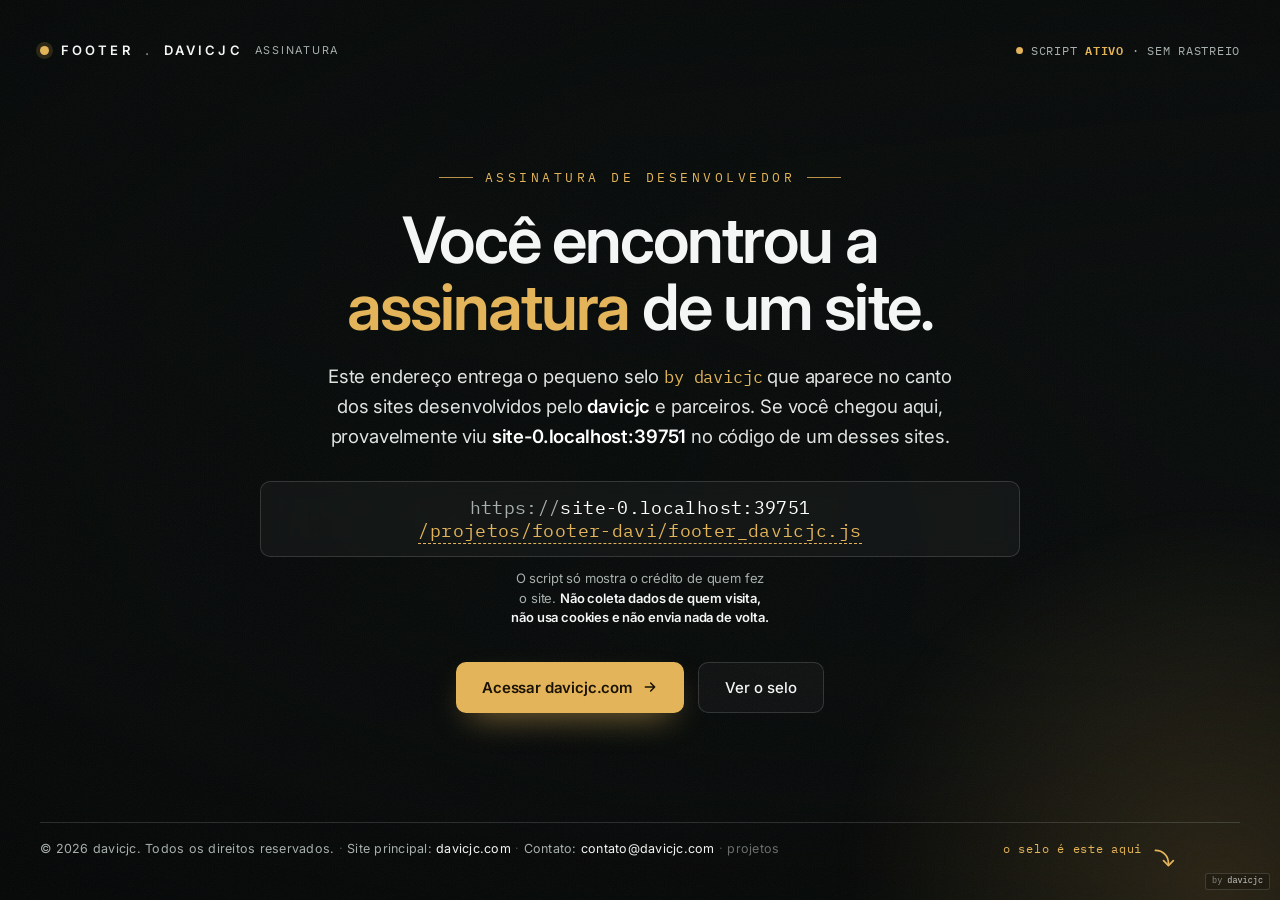
<file: index.html>
<!DOCTYPE html>
<html lang="pt-BR">
<head>
<meta charset="UTF-8" />
<meta name="viewport" content="width=device-width, initial-scale=1.0, viewport-fit=cover" />
<meta name="theme-color" content="#0a0e0d" />
<title>FOOTER.DAVICJC · Assinatura dos sites</title>
<meta name="description" content="Este endereço entrega o selo de assinatura que aparece no canto dos sites desenvolvidos pelo davicjc. O script não coleta dados e não usa cookies. Site principal: davicjc.com" />
<meta property="og:type" content="website" />
<meta property="og:title" content="FOOTER.DAVICJC · Assinatura dos sites" />
<meta property="og:description" content="O endereço que entrega o selo de assinatura dos sites desenvolvidos pelo davicjc." />
<link rel="icon" href="assets/favicon.svg" type="image/svg+xml" />

<link rel="preconnect" href="https://fonts.googleapis.com" />
<link rel="preconnect" href="https://fonts.gstatic.com" crossorigin />
<link href="https://fonts.googleapis.com/css2?family=IBM+Plex+Mono:wght@400;500;600&family=Inter:wght@400;500;600&display=swap" rel="stylesheet" />

<link rel="stylesheet" href="assets/index.css" />
</head>
<body>

  <!-- Dois vídeos sobrepostos para o loop com crossfade (sem piscar no preto) -->
  <div class="bg" aria-hidden="true">
    <video id="vidA" class="show" autoplay muted playsinline preload="auto">
      <source src="assets/fundo.mp4" type="video/mp4" />
    </video>
    <video id="vidB" muted playsinline preload="auto">
      <source src="assets/fundo.mp4" type="video/mp4" />
    </video>
  </div>
  <div class="grade"></div>
  <div class="vignette"></div>
  <div class="glow"></div>
  <div class="grain"></div>

  <div class="shell">

    <header class="top">
      <div class="brand">
        <span class="dot"></span>
        FOOTER<span style="opacity:.5">.</span>DAVICJC
        <small>assinatura</small>
      </div>
      <div class="status">
        <span class="pulse"></span>
        <span class="txt">Script</span> <b>Ativo</b><span class="txt"> · sem rastreio</span>
      </div>
    </header>

    <main class="center">
      <span class="eyebrow">Assinatura de desenvolvedor</span>

      <h1>Você encontrou a <em>assinatura</em> de um site.</h1>

      <p class="lead">
        Este endereço entrega o pequeno selo <code>by davicjc</code> que aparece no canto dos
        sites desenvolvidos pelo <strong>davicjc</strong> e parceiros. Se você chegou aqui,
        provavelmente viu <strong class="js-host">este endereço</strong> no código de um desses sites.
      </p>

      <div class="addr">
        <div class="box">
          <span class="proto">https://</span><span class="host js-host">footer.davicjc.com</span><wbr><span class="file">/projetos/footer-davi/footer_davicjc.js</span>
        </div>
        <p class="hint">O script só mostra o crédito de quem fez o site. <b>Não coleta dados de quem visita, não usa cookies e não envia nada de volta.</b></p>
      </div>

      <div class="actions">
        <a class="btn btn-primary" href="https://davicjc.com">
          <span><span class="long">Acessar </span>davicjc.com</span>
          <svg viewBox="0 0 24 24" fill="none" stroke="currentColor" stroke-width="2.2" stroke-linecap="round" stroke-linejoin="round" aria-hidden="true"><path d="M5 12h14M13 6l6 6-6 6"/></svg>
        </a>
        <button class="btn btn-ghost" type="button" id="ver-selo">Ver o selo</button>
      </div>
    </main>

    <footer class="foot">
      <div class="credits">
        <span>© <span id="ano">2026</span> davicjc. Todos os direitos reservados.</span>
        <span>
          <span class="sep">·</span>
          Site principal: <a href="https://davicjc.com">davicjc.com</a>
          <span class="sep"> · </span>
          Contato: <a href="mailto:contato@davicjc.com">contato@davicjc.com</a>
        </span>
        <span>
          <span class="sep">·</span>
          <a class="discreto" href="projetos.html">projetos</a>
        </span>
      </div>
      <div class="pointer" aria-hidden="true">
        <span class="label">o selo é este aqui</span>
        <svg viewBox="0 0 24 24" fill="none" stroke="currentColor" stroke-width="1.6" stroke-linecap="round" stroke-linejoin="round"><path d="M5 5c7 0 12 5 12 12"/><path d="M12.5 14.5 17 19l4.5-4.5"/></svg>
      </div>
    </footer>

  </div>

  <!-- O próprio selo, servido por este endereço -->
  <script src="projetos/footer-davi/footer_davicjc.js" defer></script>
  <script src="assets/index.js" defer></script>
</body>
</html>
</file>
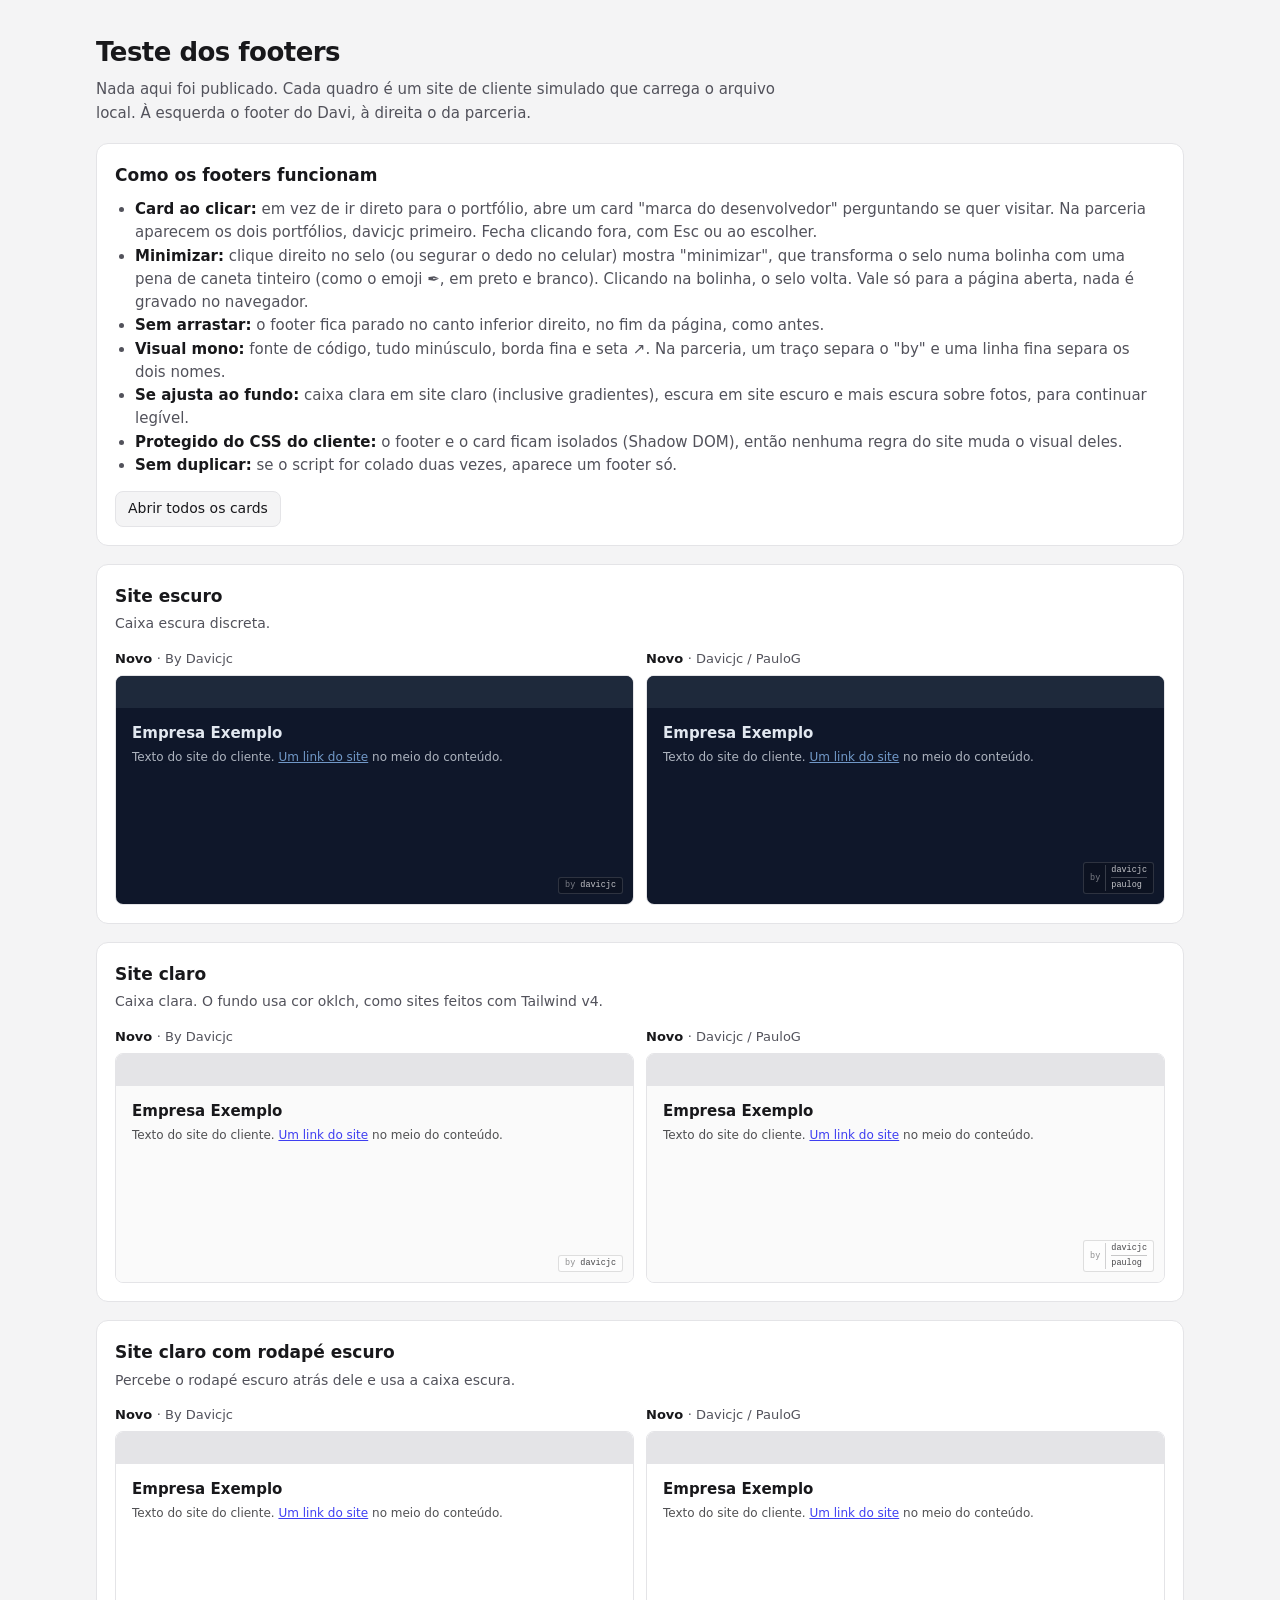
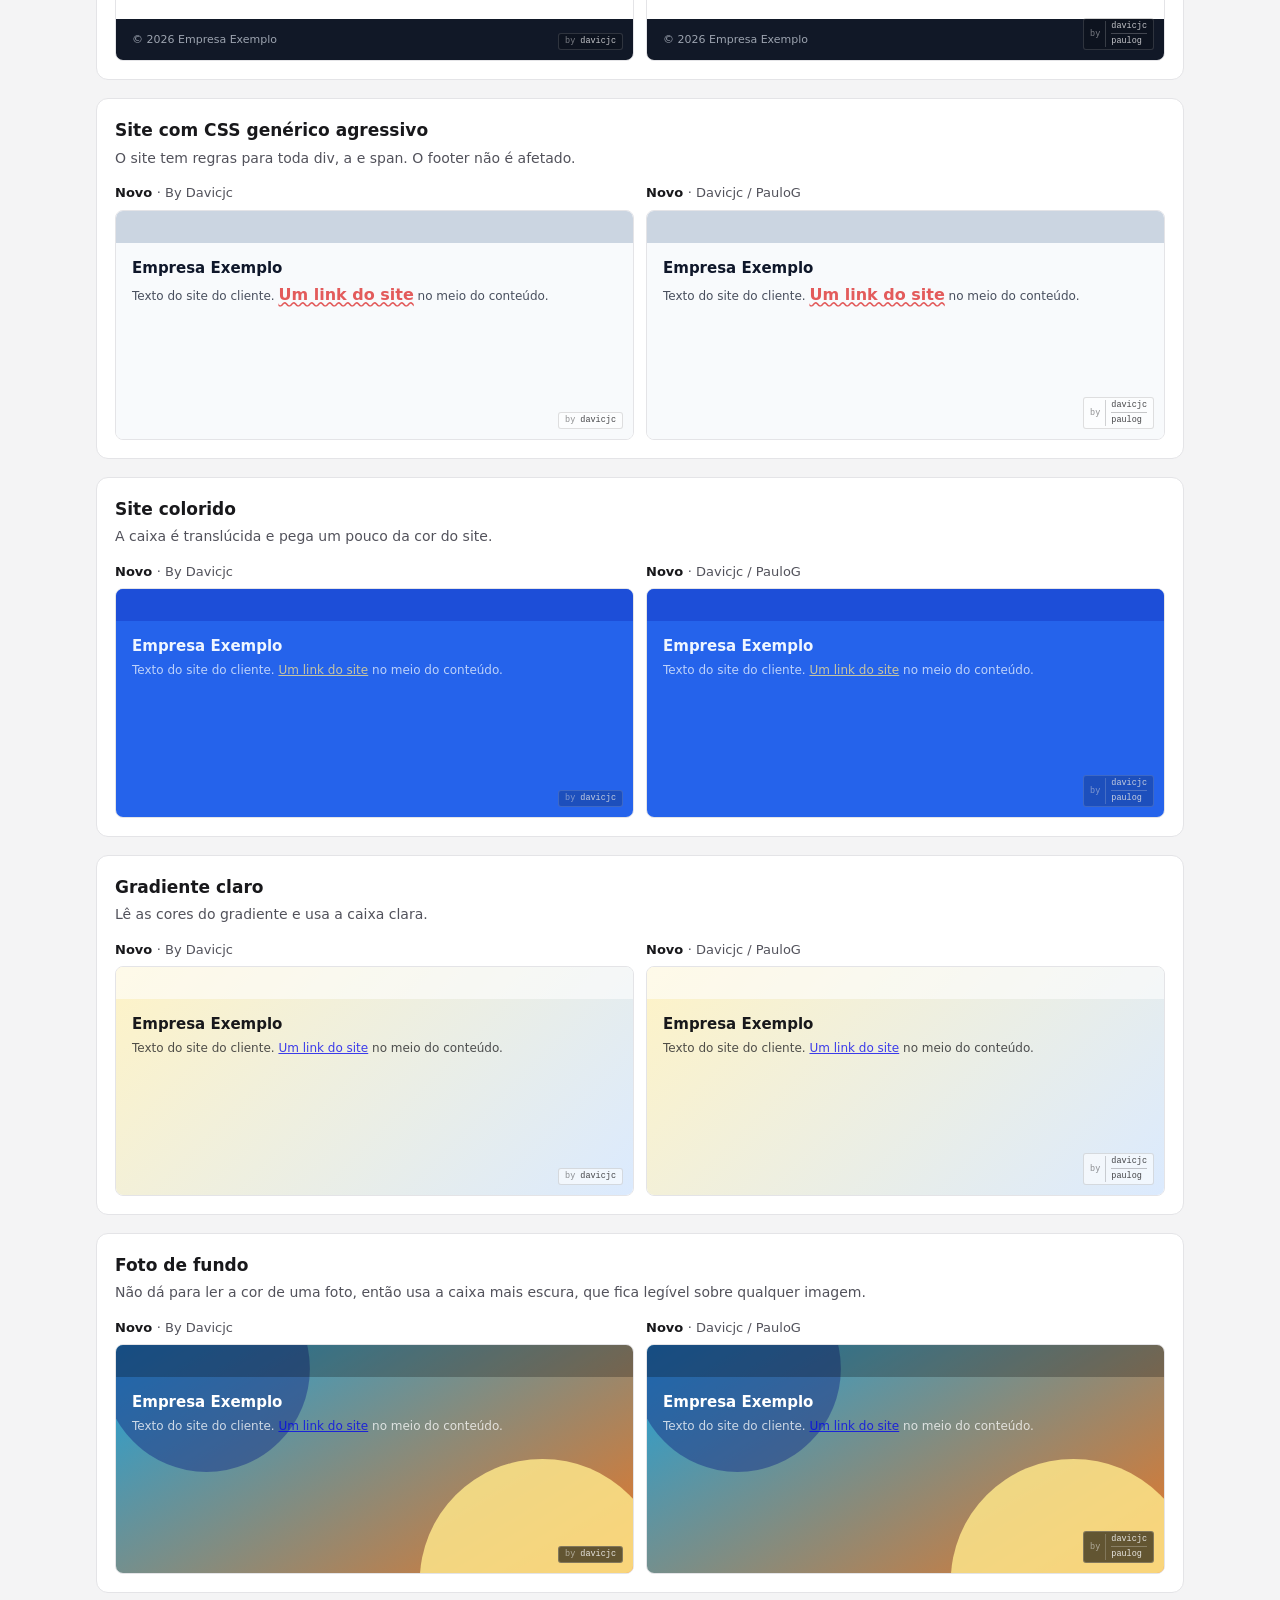
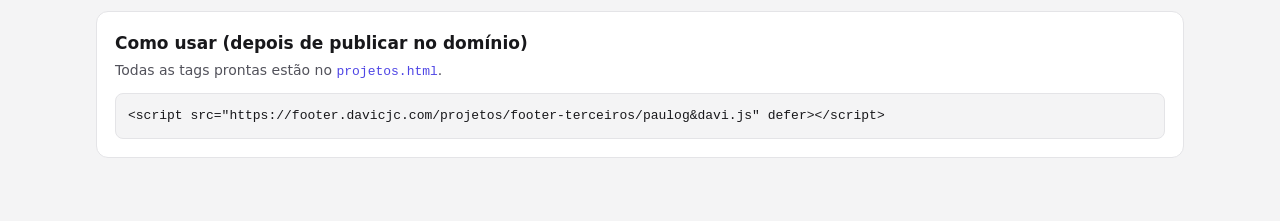
<file: teste/index.html>
<!DOCTYPE html>
<html lang="pt-BR">
<head>
<meta charset="UTF-8">
<meta name="viewport" content="width=device-width, initial-scale=1.0">
<meta name="robots" content="noindex">
<title>Teste dos footers</title>
<style>
    :root {
        --bg: #f4f4f5;
        --card: #ffffff;
        --text: #18181b;
        --muted: #52525b;
        --border: #e4e4e7;
        --code-bg: #f4f4f5;
        --accent: #4f46e5;
    }
    @media (prefers-color-scheme: dark) {
        :root {
            --bg: #09090b;
            --card: #18181b;
            --text: #f4f4f5;
            --muted: #a1a1aa;
            --border: #27272a;
            --code-bg: #0c0c0e;
            --accent: #a5b4fc;
        }
    }
    * { box-sizing: border-box; }
    body {
        margin: 0;
        background: var(--bg);
        color: var(--text);
        font: 15px/1.55 system-ui, -apple-system, "Segoe UI", Roboto, sans-serif;
    }
    .wrap { max-width: 1120px; margin: 0 auto; padding: 32px 16px 64px; }
    h1 { font-size: 26px; margin: 0 0 6px; letter-spacing: -0.02em; }
    h2 { font-size: 17px; margin: 0; }
    p { margin: 0; }
    .lead { color: var(--muted); max-width: 720px; }
    .card {
        background: var(--card);
        border: 1px solid var(--border);
        border-radius: 12px;
        padding: 18px;
        margin-top: 18px;
    }
    .changes { margin: 10px 0 0; padding-left: 20px; color: var(--muted); }
    .changes strong { color: var(--text); font-weight: 600; }
    .note { color: var(--muted); font-size: 14px; margin-top: 4px; }
    .frames {
        display: grid;
        grid-template-columns: repeat(2, minmax(0, 1fr));
        gap: 12px;
        margin-top: 14px;
    }
    figure { margin: 0; }
    figcaption { font-size: 13px; font-weight: 600; margin-bottom: 6px; }
    figcaption span { font-weight: 400; color: var(--muted); }
    iframe {
        display: block;
        width: 100%;
        height: 230px;
        border: 1px solid var(--border);
        border-radius: 8px;
    }
    code, pre { font-family: ui-monospace, "Cascadia Code", Consolas, monospace; font-size: 13px; }
    pre {
        background: var(--code-bg);
        border: 1px solid var(--border);
        border-radius: 8px;
        padding: 12px;
        margin: 10px 0 0;
        overflow-x: auto;
        white-space: pre;
    }
    p code { color: var(--accent); }
    .toolbar { margin-top: 14px; }
    .toolbar button {
        font: inherit;
        font-size: 14px;
        padding: 6px 12px;
        border-radius: 8px;
        border: 1px solid var(--border);
        background: var(--bg);
        color: var(--text);
        cursor: pointer;
    }
    @media (max-width: 760px) {
        .frames { grid-template-columns: 1fr; }
    }
</style>
</head>
<body>
<main class="wrap">
    <h1>Teste dos footers</h1>
    <p class="lead">Nada aqui foi publicado. Cada quadro é um site de cliente simulado que carrega o arquivo local. À esquerda o footer do Davi, à direita o da parceria.</p>

    <section class="card">
        <h2>Como os footers funcionam</h2>
        <ul class="changes">
            <li><strong>Card ao clicar:</strong> em vez de ir direto para o portfólio, abre um card "marca do desenvolvedor" perguntando se quer visitar. Na parceria aparecem os dois portfólios, davicjc primeiro. Fecha clicando fora, com Esc ou ao escolher.</li>
            <li><strong>Minimizar:</strong> clique direito no selo (ou segurar o dedo no celular) mostra "minimizar", que transforma o selo numa bolinha com uma pena de caneta tinteiro (como o emoji ✒, em preto e branco). Clicando na bolinha, o selo volta. Vale só para a página aberta, nada é gravado no navegador.</li>
            <li><strong>Sem arrastar:</strong> o footer fica parado no canto inferior direito, no fim da página, como antes.</li>
            <li><strong>Visual mono:</strong> fonte de código, tudo minúsculo, borda fina e seta ↗. Na parceria, um traço separa o "by" e uma linha fina separa os dois nomes.</li>
            <li><strong>Se ajusta ao fundo:</strong> caixa clara em site claro (inclusive gradientes), escura em site escuro e mais escura sobre fotos, para continuar legível.</li>
            <li><strong>Protegido do CSS do cliente:</strong> o footer e o card ficam isolados (Shadow DOM), então nenhuma regra do site muda o visual deles.</li>
            <li><strong>Sem duplicar:</strong> se o script for colado duas vezes, aparece um footer só.</li>
        </ul>
        <div class="toolbar">
            <button type="button" id="abrir-cards">Abrir todos os cards</button>
        </div>
    </section>

    <div id="cenas"></div>

    <section class="card">
        <h2>Como usar (depois de publicar no domínio)</h2>
        <p class="note">Todas as tags prontas estão no <code>projetos.html</code>.</p>
        <pre>&lt;script src="https://footer.davicjc.com/projetos/footer-terceiros/paulog&amp;davi.js" defer&gt;&lt;/script&gt;</pre>
    </section>
</main>

<script>
    const VERSOES = [
        { nome: 'Novo', detalhe: 'By Davicjc', src: '../projetos/footer-davi/footer_davicjc.js', novo: true },
        { nome: 'Novo', detalhe: 'Davicjc / PauloG', src: '../projetos/footer-terceiros/paulog&davi.js', novo: true }
    ];

    const BASE_CSS = 'html,body{margin:0;height:100%}' +
        'body{display:flex;flex-direction:column;font-family:system-ui,sans-serif}' +
        'main{flex:1;padding:16px}' +
        'h1{margin:0 0 6px;font-size:15px}' +
        'p{margin:0;font-size:12px;line-height:1.5;opacity:.75}';

    function site(topo) {
        return '<header style="height:32px;background:' + topo + '"></header>' +
            '<main><h1>Empresa Exemplo</h1>' +
            '<p>Texto do site do cliente. <a href="#">Um link do site</a> no meio do conteúdo.</p></main>';
    }

    // "Foto" gerada em SVG para simular um site com imagem de fundo
    const FOTO = 'data:image/svg+xml,' + encodeURIComponent(
        '<svg xmlns="http://www.w3.org/2000/svg" width="400" height="240">' +
        '<defs><linearGradient id="g" x1="0" y1="0" x2="1" y2="1">' +
        '<stop offset="0" stop-color="#0ea5e9"/><stop offset="1" stop-color="#f97316"/></linearGradient></defs>' +
        '<rect width="400" height="240" fill="url(#g)"/>' +
        '<circle cx="330" cy="215" r="95" fill="#fde68a" opacity=".85"/>' +
        '<circle cx="70" cy="50" r="80" fill="#1e3a8a" opacity=".55"/></svg>'
    );

    const CENAS = [
        {
            titulo: 'Site escuro',
            nota: 'Caixa escura discreta.',
            css: 'body{background:#0f172a;color:#e2e8f0} a{color:#93c5fd}',
            html: site('#1e293b')
        },
        {
            titulo: 'Site claro',
            nota: 'Caixa clara. O fundo usa cor oklch, como sites feitos com Tailwind v4.',
            css: 'body{background:oklch(0.985 0 0);color:#18181b}',
            html: site('#e4e4e7')
        },
        {
            titulo: 'Site claro com rodapé escuro',
            nota: 'Percebe o rodapé escuro atrás dele e usa a caixa escura.',
            css: 'body{background:#ffffff;color:#18181b} footer{background:#111827;color:#9ca3af;padding:14px 16px;font-size:11px}',
            html: site('#e4e4e7') + '<footer>© 2026 Empresa Exemplo</footer>'
        },
        {
            titulo: 'Site com CSS genérico agressivo',
            nota: 'O site tem regras para toda div, a e span. O footer não é afetado.',
            css: 'body{background:#f8fafc;color:#0f172a}' +
                'div{background:#fde047;border:2px dashed #dc2626;margin:6px;padding:12px}' +
                'a{color:#dc2626;font-weight:800;font-size:16px;text-decoration:underline wavy}' +
                'span{text-transform:uppercase;letter-spacing:3px}',
            html: site('#cbd5e1')
        },
        {
            titulo: 'Site colorido',
            nota: 'A caixa é translúcida e pega um pouco da cor do site.',
            css: 'body{background:#2563eb;color:#eff6ff} a{color:#fde68a}',
            html: site('#1d4ed8')
        },
        {
            titulo: 'Gradiente claro',
            nota: 'Lê as cores do gradiente e usa a caixa clara.',
            css: 'body{background:linear-gradient(135deg,#fef3c7,#dbeafe);color:#18181b}',
            html: site('rgba(255,255,255,.6)')
        },
        {
            titulo: 'Foto de fundo',
            nota: 'Não dá para ler a cor de uma foto, então usa a caixa mais escura, que fica legível sobre qualquer imagem.',
            css: 'body{background:url("' + FOTO + '") center/cover;color:#fff}',
            html: site('rgba(0,0,0,.25)')
        }
    ];

    const container = document.getElementById('cenas');

    CENAS.forEach((cena) => {
        const card = document.createElement('section');
        card.className = 'card';

        const titulo = document.createElement('h2');
        titulo.textContent = cena.titulo;
        const nota = document.createElement('p');
        nota.className = 'note';
        nota.textContent = cena.nota;

        const frames = document.createElement('div');
        frames.className = 'frames';

        VERSOES.forEach((versao) => {
            const figure = document.createElement('figure');
            const legenda = document.createElement('figcaption');
            legenda.textContent = versao.nome + ' ';
            const detalhe = document.createElement('span');
            detalhe.textContent = '· ' + versao.detalhe;
            legenda.appendChild(detalhe);

            const attrs = versao.novo && cena.attrs ? ' ' + cena.attrs : '';
            const iframe = document.createElement('iframe');
            iframe.title = cena.titulo + ' — ' + versao.nome + ' ' + versao.detalhe;
            iframe.srcdoc = '<!DOCTYPE html><html><head><meta charset="utf-8"><style>' +
                BASE_CSS + cena.css + '</style></head><body>' + cena.html +
                '<script src="' + versao.src + '"' + attrs + '><\/script></body></html>';

            figure.append(legenda, iframe);
            frames.appendChild(figure);
        });

        card.append(titulo, nota, frames);
        container.appendChild(card);
    });

    // Abre o card dos footers novos em todos os quadros, para comparar sem clicar um por um
    function abrirCards() {
        document.querySelectorAll('iframe').forEach((iframe) => {
            const doc = iframe.contentDocument;
            const host = doc && doc.querySelector('[id^="davicjc-"][id$="footer"]');
            const badge = host && host.shadowRoot && host.shadowRoot.querySelector('.abrir');
            if (badge && badge.getAttribute('aria-expanded') !== 'true') badge.click();
        });
    }
    document.getElementById('abrir-cards').addEventListener('click', abrirCards);
    if (location.hash === '#cards') addEventListener('load', () => setTimeout(abrirCards, 300));
</script>
</body>
</html>
</file>
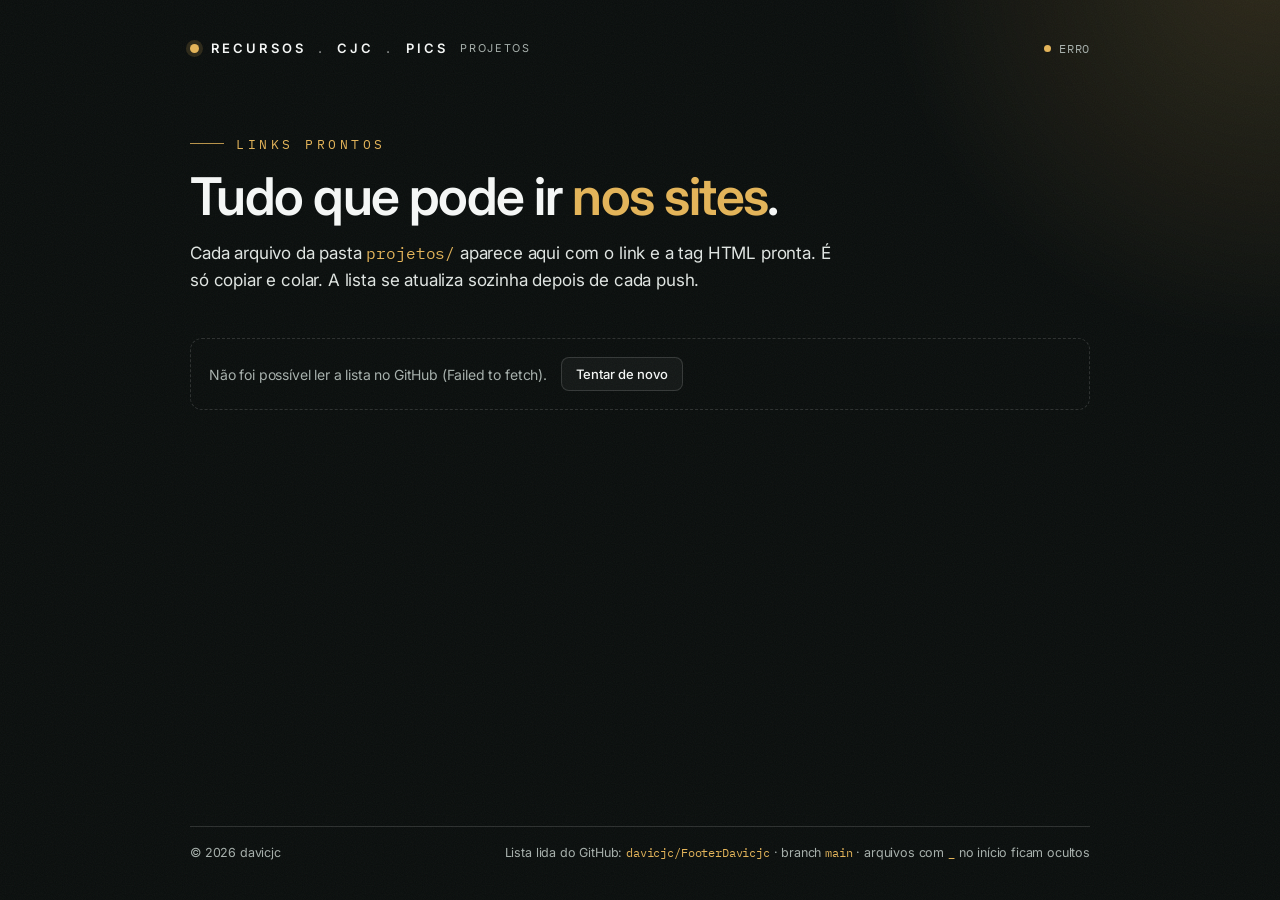
<file: projetos.html>
<!DOCTYPE html>
<html lang="pt-BR">
<head>
<meta charset="UTF-8" />
<meta name="viewport" content="width=device-width, initial-scale=1.0, viewport-fit=cover" />
<meta name="theme-color" content="#0a0e0d" />
<meta name="robots" content="noindex" />
<title>Projetos · footer.davicjc.com</title>
<link rel="icon" href="assets/favicon.svg" type="image/svg+xml" />

<link rel="preconnect" href="https://fonts.googleapis.com" />
<link rel="preconnect" href="https://fonts.gstatic.com" crossorigin />
<link href="https://fonts.googleapis.com/css2?family=IBM+Plex+Mono:wght@400;500;600&family=Inter:wght@400;500;600&display=swap" rel="stylesheet" />
<link rel="stylesheet" href="assets/projetos.css" />
</head>
<body>

  <div class="glow" aria-hidden="true"></div>
  <div class="grain" aria-hidden="true"></div>

  <div class="shell">

    <header class="top">
      <a class="brand" href="./">
        <span class="dot"></span>
        RECURSOS<span class="faint">.</span>CJC<span class="faint">.</span>PICS
        <small>projetos</small>
      </a>
      <div class="status" role="status" aria-live="polite">
        <span class="pulse"></span>
        <span id="status-texto">carregando</span>
      </div>
    </header>

    <main>
      <section class="intro">
        <span class="eyebrow">Links prontos</span>
        <h1>Tudo que pode ir <em>nos sites</em>.</h1>
        <p class="lead">
          Cada arquivo da pasta <code>projetos/</code> aparece aqui com o link e a tag HTML pronta.
          É só copiar e colar. A lista se atualiza sozinha depois de cada push.
        </p>
      </section>

      <div id="lista" class="lista"></div>
    </main>

    <footer class="foot">
      <span>© <span id="ano">2026</span> davicjc</span>
      <span class="foot-info">Lista lida do GitHub: <code>davicjc/FooterDavicjc</code> · branch <code>main</code> · arquivos com <code>_</code> no início ficam ocultos</span>
    </footer>

  </div>

  <!-- Popup com o exemplo funcionando de cada arquivo -->
  <dialog id="exemplo" class="modal" aria-labelledby="exemplo-titulo">
    <div class="modal-caixa">
      <div class="modal-topo">
        <div class="modal-titulo">
          <span id="exemplo-titulo" class="nome"></span>
          <span id="exemplo-tipo" class="tipo"></span>
        </div>
        <div id="exemplo-fundos" class="modal-fundos" role="group" aria-label="Fundo do site de exemplo">
          <button type="button" data-fundo="escuro" aria-pressed="true">Escuro</button>
          <button type="button" data-fundo="claro" aria-pressed="false">Claro</button>
          <button type="button" data-fundo="foto" aria-pressed="false">Foto</button>
        </div>
        <button type="button" id="exemplo-fechar" class="modal-fechar" aria-label="Fechar">&times;</button>
      </div>
      <div id="exemplo-palco" class="modal-palco"></div>
      <p id="exemplo-dica" class="modal-dica"></p>
    </div>
  </dialog>

  <script src="assets/projetos.js" defer></script>
</body>
</html>
</file>
<file: assets/index.css>
:root{
  --bg:#0a0e0d;
  --fg:#f4f6f5;
  --muted:#a7b0ac;
  --line:rgba(255,255,255,.14);
  --accent:#e3b45a;
  --accent-soft:rgba(227,180,90,.16);
  --mono:'IBM Plex Mono', ui-monospace, Consolas, monospace;
}

*{ box-sizing:border-box; margin:0; padding:0; }

html{ background:var(--bg); }
html, body{
  height:100%;
  width:100%;
  overflow:hidden;                /* página não rolável */
  overscroll-behavior:none;
  color:var(--fg);
  font-family:'Inter', system-ui, -apple-system, sans-serif;
  -webkit-font-smoothing:antialiased;
  letter-spacing:-.01em;
}

/* ---------------- FUNDO EM VÍDEO (o mesmo do cjc.pics) ---------------- */
/* pointer-events:none também faz o selo enxergar o fundo escuro da página, e não o vídeo */
.bg{ position:fixed; inset:0; z-index:0; overflow:hidden; background:var(--bg); pointer-events:none; }
.bg video{
  position:absolute;
  inset:0;
  width:100%;
  height:100%;
  object-fit:cover;
  animation:kenburns 32s ease-in-out infinite alternate;
  filter:saturate(.92) contrast(1.02);
  opacity:0;
  transition:opacity var(--fade, .9s) linear;   /* crossfade do loop */
  will-change:opacity;
}
.bg video.show{ opacity:1; }
@keyframes kenburns{
  from{ transform:scale(1.06) translate(0,0); }
  to{ transform:scale(1.14) translate(-1.5%,-1%); }
}

/* Escurece o vídeo e dá profundidade, mantendo o texto legível */
.grade{
  position:fixed; inset:0; z-index:1; pointer-events:none;
  background:
    radial-gradient(55% 45% at 50% 50%, rgba(6,9,8,.38), transparent 75%),
    linear-gradient(180deg, rgba(6,9,8,.62) 0%, rgba(6,9,8,.28) 36%, rgba(6,9,8,.42) 70%, rgba(6,9,8,.82) 100%),
    linear-gradient(90deg, rgba(6,9,8,.62) 0%, rgba(6,9,8,.12) 48%, rgba(6,9,8,.0) 100%);
}
.vignette{
  position:fixed; inset:0; z-index:2; pointer-events:none;
  background:radial-gradient(120% 100% at 50% 40%, transparent 42%, rgba(4,6,5,.55) 100%);
  mix-blend-mode:multiply;
}
/* Brilho âmbar no canto onde fica o selo */
.glow{
  position:fixed; z-index:2; pointer-events:none;
  width:70vmax; height:70vmax; right:-30vmax; bottom:-34vmax;
  background:radial-gradient(circle, var(--accent-soft), transparent 60%);
  filter:blur(10px);
  animation:breathe 11s ease-in-out infinite;
}
@keyframes breathe{ 0%,100%{ opacity:.55; transform:scale(1); } 50%{ opacity:1; transform:scale(1.1); } }
.grain{
  position:fixed; inset:0; z-index:3; pointer-events:none; opacity:.05;
  background-image:url("data:image/svg+xml,%3Csvg xmlns='http://www.w3.org/2000/svg' width='120' height='120'%3E%3Cfilter id='n'%3E%3CfeTurbulence type='fractalNoise' baseFrequency='0.9' numOctaves='2'/%3E%3C/filter%3E%3Crect width='100%25' height='100%25' filter='url(%23n)'/%3E%3C/svg%3E");
}

/* ---------------- ESTRUTURA ---------------- */
.shell{
  position:relative;
  z-index:10;
  height:100dvh;
  width:100%;
  display:flex;
  flex-direction:column;
  padding:clamp(20px, 3.5vw, 40px);
  padding-bottom:max(44px, clamp(20px, 3.5vw, 40px));   /* espaço para o selo no canto */
}

.top{
  display:flex;
  align-items:center;
  justify-content:space-between;
  gap:16px;
}
.brand{
  display:flex; align-items:center; gap:12px;
  font-weight:600; letter-spacing:.24em; font-size:13px; text-transform:uppercase;
}
.brand .dot{ width:9px; height:9px; border-radius:50%; background:var(--accent); box-shadow:0 0 0 4px var(--accent-soft); }
.brand small{ color:var(--muted); font-weight:400; letter-spacing:.16em; }
.status{
  font-family:var(--mono);
  font-size:12px; color:var(--muted); letter-spacing:.06em; text-transform:uppercase;
  display:flex; align-items:center; gap:8px;
}
.status b{ color:var(--accent); font-weight:600; }
.pulse{ width:7px; height:7px; border-radius:50%; background:var(--accent); animation:pulse 1.8s ease-in-out infinite; }
@keyframes pulse{ 0%,100%{ opacity:.35; } 50%{ opacity:1; } }

.center{
  flex:1 1 auto;
  display:flex;
  flex-direction:column;
  justify-content:center;
  align-items:center;
  text-align:center;
  max-width:760px;
  margin:0 auto;
  width:100%;
}
.eyebrow{
  font-family:var(--mono);
  font-size:12.5px; letter-spacing:.28em; text-transform:uppercase;
  color:var(--accent);
  display:inline-flex; align-items:center; justify-content:center; gap:12px;
  margin-bottom:22px;
  animation:rise .7s ease both;
}
.eyebrow::before,
.eyebrow::after{ content:""; width:34px; height:1px; background:var(--accent); opacity:.8; }

h1{
  font-weight:600;
  font-size:clamp(34px, 6.4vw, 64px);
  line-height:1.04;
  letter-spacing:-.03em;
  max-width:17ch;
  text-wrap:balance;
  animation:rise .8s .05s ease both;
}
h1 em{ font-style:normal; color:var(--accent); }

.lead{
  margin:22px auto 0;
  font-size:clamp(15px, 1.9vw, 18.5px);
  line-height:1.6;
  color:#dfe4e1;
  max-width:54ch;
  text-wrap:pretty;
  animation:rise .8s .12s ease both;
}
.lead strong{ color:#fff; font-weight:600; }
.lead code{ font-family:var(--mono); color:var(--accent); font-size:.92em; }

/* Endereço do script */
.addr{
  margin-top:30px;
  display:flex; flex-direction:column; align-items:center; gap:12px;
  animation:rise .8s .18s ease both;
}
.addr .box{
  font-family:var(--mono);
  font-size:clamp(14px, 2.2vw, 18px);
  padding:14px 18px;
  border:1px solid var(--line);
  border-radius:10px;
  background:rgba(255,255,255,.04);
  -webkit-backdrop-filter:blur(8px);
  backdrop-filter:blur(8px);
  letter-spacing:.02em;
  white-space:nowrap;
}
.addr .proto{ color:var(--muted); }
.addr .host{ color:#fff; }
.addr .file{ color:var(--accent); border-bottom:1.5px dashed var(--accent); padding-bottom:1px; }
.addr .hint{ font-size:13px; color:var(--muted); max-width:46ch; line-height:1.5; text-wrap:balance; }
.addr .hint b{ color:var(--fg); font-weight:600; }

.actions{
  margin-top:34px;
  display:flex; flex-wrap:wrap; justify-content:center; gap:14px;
  animation:rise .8s .24s ease both;
}
.btn{
  font:inherit;
  font-size:15px; font-weight:500;
  padding:15px 26px;
  border-radius:10px;
  display:inline-flex; align-items:center; gap:10px;
  text-decoration:none;
  cursor:pointer;
  transition:transform .2s ease, background .2s ease, border-color .2s ease, box-shadow .2s ease;
}
.btn svg{ width:16px; height:16px; }
.btn-primary{
  border:0;
  background:var(--accent); color:#1a1305; font-weight:600;
  box-shadow:0 14px 34px -14px rgba(227,180,90,.7);
}
.btn-primary:hover{ transform:translateY(-2px); box-shadow:0 20px 40px -16px rgba(227,180,90,.85); }
.btn-ghost{
  color:var(--fg); border:1px solid var(--line); background:rgba(255,255,255,.03);
}
.btn-ghost:hover{ transform:translateY(-2px); border-color:rgba(255,255,255,.4); background:rgba(255,255,255,.07); }
.btn[hidden]{ display:none; }
.btn:focus-visible, .foot a:focus-visible{ outline:2px solid var(--accent); outline-offset:3px; }

/* Rodapé: créditos à esquerda, anotação apontando o selo à direita */
.foot{
  display:flex; align-items:center; justify-content:space-between; gap:16px;
  padding-top:18px; border-top:1px solid var(--line);
  font-size:12.5px; color:var(--muted); letter-spacing:.02em;
}
.foot a{ color:var(--fg); text-decoration:none; }
.foot a:hover{ color:var(--accent); }
.foot .sep{ opacity:.4; }
/* Link para a página de projetos: presente, mas sem chamar atenção */
.foot a.discreto{ color:var(--muted); opacity:.6; }
.foot a.discreto:hover{ color:var(--accent); opacity:1; }
.pointer{
  font-family:var(--mono);
  font-size:12px; letter-spacing:.06em;
  color:var(--accent);
  display:inline-flex; align-items:center; gap:8px;
  margin-right:clamp(20px, 5vw, 64px);
  white-space:nowrap;
}
.pointer svg{ width:26px; height:26px; margin-bottom:-18px; animation:nudge 2.6s ease-in-out infinite; }
@keyframes nudge{ 0%,100%{ transform:translate(0,0); } 50%{ transform:translate(3px,3px); } }

@keyframes rise{ from{ opacity:0; transform:translateY(16px); } to{ opacity:1; transform:translateY(0); } }

/* ---------------- Responsivo ---------------- */
@media (max-width:640px){
  .shell{ padding:22px 20px calc(46px + env(safe-area-inset-bottom)); }

  .brand{ font-size:12px; letter-spacing:.18em; gap:9px; }
  .brand small{ display:none; }
  .status{ font-size:10.5px; letter-spacing:.04em; }
  .status .txt{ display:none; }

  .eyebrow{ margin-bottom:16px; font-size:11px; letter-spacing:.22em; }
  .eyebrow::before, .eyebrow::after{ width:22px; }
  h1{ font-size:clamp(30px, 8.6vw, 40px); line-height:1.05; max-width:13ch; }
  .lead{ margin-top:16px; font-size:15px; line-height:1.55; }

  .addr{ margin-top:22px; align-items:stretch; gap:10px; }
  .addr .box{ width:100%; white-space:normal; font-size:14px; text-align:center; padding:12px 14px; }
  .addr .box > span{ white-space:nowrap; }
  .addr .hint{ max-width:none; font-size:12.5px; }

  .actions{ margin-top:22px; width:100%; gap:10px; flex-wrap:nowrap; }
  .btn{ flex:1 1 0; justify-content:center; padding:14px 12px; font-size:14px; }
  .btn .long{ display:none; }

  .foot{ align-items:flex-end; font-size:11.5px; padding-top:14px; }
  .foot .credits{ display:flex; flex-direction:column; gap:4px; }
  .foot .credits .sep{ display:none; }
  .pointer{ font-size:11px; margin-right:18px; }
  .pointer svg{ margin-bottom:0; }
  .pointer .label{ display:none; }
}

@media (max-width:360px){
  h1{ font-size:27px; }
  .lead{ font-size:14px; }
}

/* Telas baixas (telefone deitado, notebook pequeno): compacta para não cortar nada */
@media (max-height:720px){
  .eyebrow{ margin-bottom:14px; }
  .lead{ margin-top:14px; }
  .addr{ margin-top:18px; }
  .actions{ margin-top:20px; }
}
@media (max-height:560px){
  .center{ justify-content:flex-start; padding-top:8px; }
  .eyebrow, .addr .hint{ display:none; }
  h1{ font-size:clamp(24px, 5.6vw, 36px); max-width:none; }
  .lead{ font-size:14px; line-height:1.5; }
  .btn{ padding:11px 18px; }
}

@media (prefers-reduced-motion:reduce){
  *{ animation:none !important; transition:none !important; }
  .bg video{ transform:scale(1.08); }
}
</file>
<file: assets/projetos.css>
:root{
  --bg:#0a0e0d;
  --fg:#f4f6f5;
  --muted:#a7b0ac;
  --line:rgba(255,255,255,.14);
  --panel:rgba(255,255,255,.035);
  --accent:#e3b45a;
  --accent-soft:rgba(227,180,90,.16);
  --mono:'IBM Plex Mono', ui-monospace, Consolas, monospace;
}

*{ box-sizing:border-box; margin:0; padding:0; }

html{ background:var(--bg); }
body{
  min-height:100dvh;
  color:var(--fg);
  font-family:'Inter', system-ui, -apple-system, sans-serif;
  -webkit-font-smoothing:antialiased;
  letter-spacing:-.01em;
}

/* ---------------- FUNDO ---------------- */
.glow{
  position:fixed; z-index:0; pointer-events:none;
  width:70vmax; height:70vmax; right:-34vmax; top:-38vmax;
  background:radial-gradient(circle, var(--accent-soft), transparent 60%);
  filter:blur(10px);
}
.grain{
  position:fixed; inset:0; z-index:1; pointer-events:none; opacity:.05;
  background-image:url("data:image/svg+xml,%3Csvg xmlns='http://www.w3.org/2000/svg' width='120' height='120'%3E%3Cfilter id='n'%3E%3CfeTurbulence type='fractalNoise' baseFrequency='0.9' numOctaves='2'/%3E%3C/filter%3E%3Crect width='100%25' height='100%25' filter='url(%23n)'/%3E%3C/svg%3E");
}

/* ---------------- ESTRUTURA ---------------- */
.shell{
  position:relative; z-index:2;
  max-width:980px;
  margin:0 auto;
  min-height:100dvh;
  display:flex; flex-direction:column;
  padding:clamp(20px, 3.5vw, 40px);
}

.top{ display:flex; align-items:center; justify-content:space-between; gap:16px; }
.brand{
  display:flex; align-items:center; gap:12px;
  color:var(--fg); text-decoration:none;
  font-weight:600; letter-spacing:.24em; font-size:13px;
}
.brand .dot{ width:9px; height:9px; border-radius:50%; background:var(--accent); box-shadow:0 0 0 4px var(--accent-soft); }
.brand .faint{ opacity:.5; }
.brand small{ color:var(--muted); font-weight:400; letter-spacing:.16em; text-transform:uppercase; }
.status{
  font-family:var(--mono); font-size:12px; color:var(--muted); letter-spacing:.06em; text-transform:uppercase;
  display:flex; align-items:center; gap:8px;
}
.pulse{ width:7px; height:7px; border-radius:50%; background:var(--accent); animation:pulse 1.8s ease-in-out infinite; }
@keyframes pulse{ 0%,100%{ opacity:.35; } 50%{ opacity:1; } }

main{ flex:1 1 auto; }

.intro{ margin:clamp(40px, 8vw, 72px) 0 clamp(28px, 5vw, 44px); }
.eyebrow{
  font-family:var(--mono); font-size:12.5px; letter-spacing:.28em; text-transform:uppercase; color:var(--accent);
  display:inline-flex; align-items:center; gap:12px; margin-bottom:18px;
}
.eyebrow::before{ content:""; width:34px; height:1px; background:var(--accent); opacity:.8; }
h1{ font-weight:600; font-size:clamp(32px, 5.4vw, 52px); line-height:1.05; letter-spacing:-.03em; }
h1 em{ font-style:normal; color:var(--accent); }
.lead{ margin-top:16px; max-width:60ch; color:#dfe4e1; font-size:clamp(15px, 1.8vw, 17px); line-height:1.6; text-wrap:pretty; }
.lead code, .foot code{ font-family:var(--mono); color:var(--accent); font-size:.92em; }

/* ---------------- LISTA ---------------- */
.lista{ display:flex; flex-direction:column; gap:36px; }

.grupo{ display:flex; flex-direction:column; gap:12px; }
.grupo-titulo{
  font-family:var(--mono); font-weight:500; font-size:13px; letter-spacing:.14em; text-transform:uppercase;
  color:var(--muted);
  display:flex; align-items:center; gap:10px;
  padding-bottom:10px; border-bottom:1px solid var(--line);
}
.grupo-conta{
  font-size:11px; letter-spacing:0; color:var(--accent);
  border:1px solid var(--accent-soft); border-radius:999px; padding:1px 8px;
}

.item{
  display:grid; grid-template-columns:72px minmax(0, 1fr); gap:16px;
  padding:16px;
  border:1px solid var(--line); border-radius:12px;
  background:var(--panel);
}
.thumb{
  width:72px; height:72px; border-radius:8px; overflow:hidden;
  border:1px solid var(--line); background:rgba(0,0,0,.25);
  display:flex; align-items:center; justify-content:center;
}
.thumb img, .thumb video{ width:100%; height:100%; object-fit:cover; display:block; }
.thumb-ext{ font-family:var(--mono); font-size:13px; color:var(--accent); }

.info{ min-width:0; display:flex; flex-direction:column; gap:10px; }
.cabeca{ display:flex; flex-wrap:wrap; align-items:baseline; gap:6px 12px; }
.nome{ font-weight:600; font-size:15px; overflow-wrap:anywhere; }
.tipo, .peso{ font-family:var(--mono); font-size:11.5px; color:var(--muted); letter-spacing:.04em; }
.tipo{ color:var(--accent); text-transform:uppercase; letter-spacing:.12em; }
/* Arquivo antigo, mantido só para os sites que já usam */
.old{
  align-self:center; padding:1px 7px; border:1px solid var(--line); border-radius:4px;
  font-family:var(--mono); font-size:10.5px; letter-spacing:.12em; text-transform:uppercase; color:var(--muted);
}

.campo{
  display:grid; grid-template-columns:44px minmax(0, 1fr) auto; align-items:center; gap:10px;
}
.rotulo{ font-family:var(--mono); font-size:11px; letter-spacing:.12em; text-transform:uppercase; color:var(--muted); }
.valor{
  display:block; min-width:0;
  font-family:var(--mono); font-size:13px; color:#e8ece9;
  background:rgba(0,0,0,.35); border:1px solid var(--line); border-radius:8px;
  padding:9px 12px;
  white-space:nowrap; overflow-x:auto;
}
.copiar, .btn{
  font:inherit; font-size:13px; font-weight:500;
  color:var(--fg); background:rgba(255,255,255,.04);
  border:1px solid var(--line); border-radius:8px;
  padding:8px 14px; cursor:pointer;
  transition:border-color .2s ease, background .2s ease, color .2s ease;
}
.copiar{ min-width:84px; }
.copiar:hover, .btn:hover{ border-color:rgba(255,255,255,.4); background:rgba(255,255,255,.08); }
.copiar.ok{ color:#1a1305; background:var(--accent); border-color:var(--accent); }
.copiar:focus-visible, .btn:focus-visible, .brand:focus-visible{ outline:2px solid var(--accent); outline-offset:3px; }

.exemplo{
  margin-left:auto;
  font:inherit; font-size:12.5px; font-weight:500;
  color:var(--accent); background:transparent;
  border:1px solid var(--accent-soft); border-radius:999px;
  padding:5px 12px; cursor:pointer; text-decoration:none;
  transition:background .2s ease, border-color .2s ease;
}
.exemplo:hover{ background:var(--accent-soft); border-color:var(--accent); }
.exemplo:focus-visible{ outline:2px solid var(--accent); outline-offset:3px; }
.thumb.clicavel{ cursor:pointer; transition:border-color .2s ease; }
.thumb.clicavel:hover{ border-color:var(--accent); }

.aviso{
  display:flex; flex-wrap:wrap; align-items:center; gap:14px;
  padding:18px; border:1px dashed var(--line); border-radius:12px;
  color:var(--muted); font-size:14px;
}

/* ---------------- POPUP DE EXEMPLO ---------------- */
.modal{
  border:0; padding:0; margin:auto;
  background:transparent; color:var(--fg);
  width:min(1000px, calc(100vw - 32px));
  max-width:none; max-height:calc(100dvh - 32px);
}
.modal::backdrop{ background:rgba(4,6,5,.74); -webkit-backdrop-filter:blur(4px); backdrop-filter:blur(4px); }
.modal[open]{ animation:surgir .18s ease; }
@keyframes surgir{ from{ opacity:0; transform:translateY(8px); } to{ opacity:1; transform:none; } }
.modal-caixa{
  display:flex; flex-direction:column; gap:12px;
  padding:16px;
  background:#0f1413; border:1px solid var(--line); border-radius:14px;
  box-shadow:0 30px 80px -30px rgba(0,0,0,.8);
}
.modal-topo{ display:flex; align-items:center; flex-wrap:wrap; gap:10px 12px; }
.modal-titulo{ display:flex; align-items:baseline; gap:10px; flex:1 1 auto; min-width:0; }
.modal-fundos{ display:flex; gap:6px; }
.modal-fundos[hidden]{ display:none; }
.modal-fundos button, .modal-fechar{
  font:inherit; font-size:13px;
  color:var(--fg); background:rgba(255,255,255,.04);
  border:1px solid var(--line); border-radius:999px;
  padding:6px 12px; cursor:pointer;
}
.modal-fundos button[aria-pressed="true"]{ color:#1a1305; background:var(--accent); border-color:var(--accent); }
.modal-fechar{ width:36px; height:36px; padding:0; font-size:22px; line-height:1; border-radius:50%; }
.modal-fundos button:hover, .modal-fechar:hover{ border-color:rgba(255,255,255,.4); }
.modal-fundos button:focus-visible, .modal-fechar:focus-visible{ outline:2px solid var(--accent); outline-offset:3px; }
.modal-palco{
  height:min(64vh, 580px);
  border:1px solid var(--line); border-radius:10px; overflow:hidden;
  background:#050706;
  display:flex; align-items:center; justify-content:center;
}
.modal-palco iframe{ width:100%; height:100%; border:0; display:block; background:#fff; }
.modal-palco img, .modal-palco video{ max-width:100%; max-height:100%; object-fit:contain; display:block; }
.modal-dica{ font-size:13px; color:var(--muted); }

/* ---------------- RODAPÉ ---------------- */
.foot{
  margin-top:48px; padding-top:18px; border-top:1px solid var(--line);
  display:flex; flex-wrap:wrap; justify-content:space-between; gap:8px 16px;
  font-size:12.5px; color:var(--muted);
}

/* ---------------- Responsivo ---------------- */
@media (max-width:640px){
  .brand{ font-size:12px; letter-spacing:.18em; gap:9px; }
  .brand small{ display:none; }
  .item{ grid-template-columns:minmax(0, 1fr); }
  .thumb{ width:48px; height:48px; }
  .thumb.midia{ width:100%; height:140px; }
  .campo{ grid-template-columns:minmax(0, 1fr) auto; }
  .rotulo{ grid-column:1 / -1; }
  .modal-caixa{ padding:12px; }
  .modal-palco{ height:60vh; }
}

@media (prefers-reduced-motion:reduce){
  *{ animation:none !important; transition:none !important; }
}
</file>
